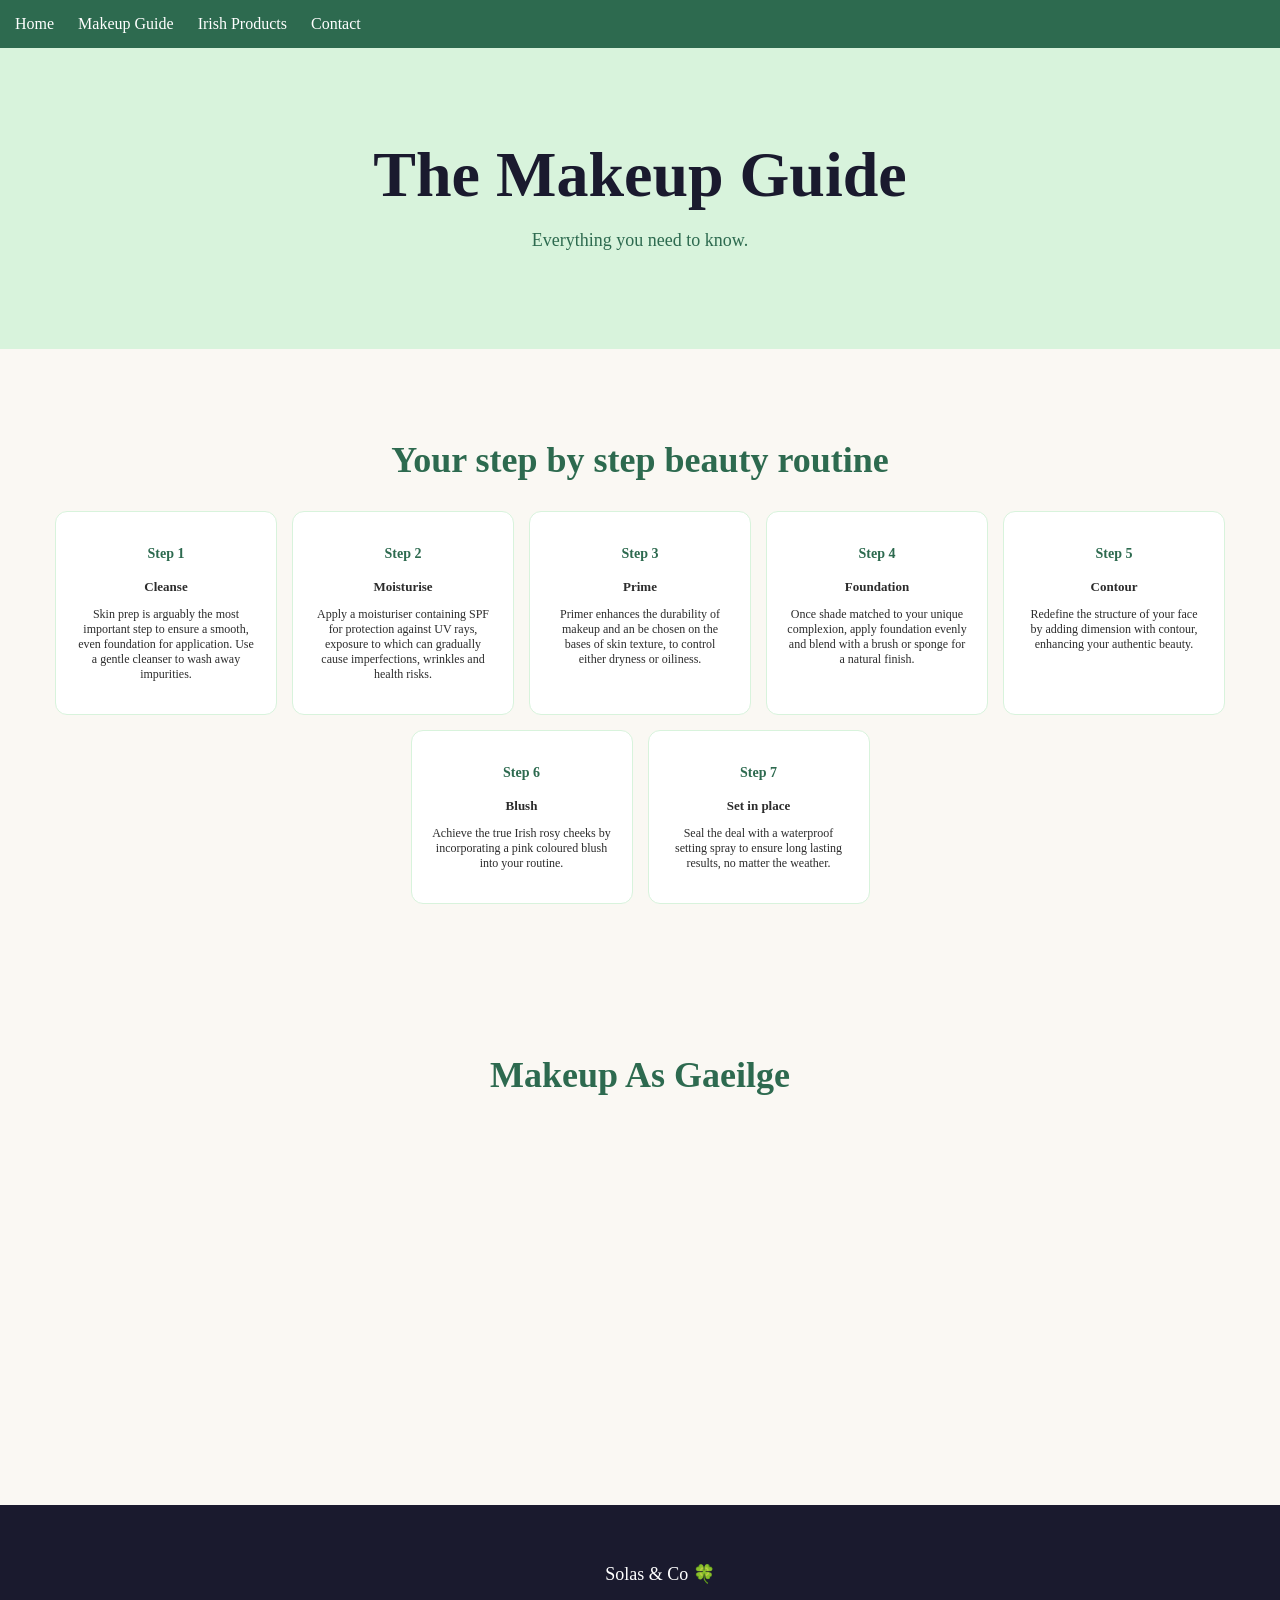
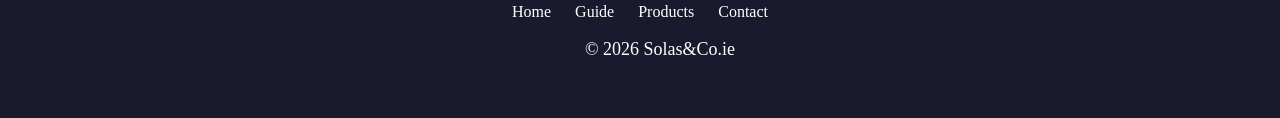
<file: Guide.html>
<!DOCTYPE html>
<html lang="en">
<head>
  <meta charset="UTF-8">
  <meta name="viewport" content="width=device-width, initial-scale=1.0">
  <title>Makeup Guide | Solas & Co</title>
  <meta name="description" content="A step by step makeup tutorial designed for achieving a long lasting makeup look in Irish conditions. Learn how to cleanse, moisturise, prime, apply foundation, contour and blush.">
  <meta name="keywords" content="Makeup guide, makeup tutorial, foundation, Irish beauty routine, makeup routine, get ready with me, Gaeilge, Sculpted by Aimee">
  <meta name="author" content="Solas and Co">
  <meta name="robots" content="index, follow">
  <link rel="stylesheet" href="CSS/style.css">
</head>
<body>

  <nav>
    <a href="index.html">Home</a>
    <a href="guide.html">Makeup Guide</a>
    <a href="products.html">Irish Products</a>
    <a href="contact.html">Contact</a>
  </nav>

  <header>
    <h1>The Makeup Guide</h1>
    <p>Everything you need to know.</p>
  </header>

<section> 
  <h2> Your step by step beauty routine </h2> 

 <div class="small-tips">
 
 <div class="small-box">
  <h3>Step 1</h3>
  <h4>Cleanse</h4>
  <p>Skin prep is arguably the most important step to ensure a smooth, even foundation for application. Use a gentle cleanser to wash away impurities. </p>
 </div>

 <div class="small-box">
  <h3>Step 2</h3>
  <h4>Moisturise</h4>
  <p>Apply a moisturiser containing SPF for protection against UV rays, exposure to which can gradually cause imperfections, wrinkles and health risks.</p>
 </div> 

 <div class="small-box">
  <h3>Step 3</h3>
  <h4>Prime</h4>
  <p>Primer enhances the durability of makeup and an be chosen on the bases of skin texture, to control either dryness or oiliness.</p>
 </div> 

<div class="small-box">
  <h3>Step 4</h3> 
  <h4>Foundation</h4>
  <p>Once shade matched to your unique complexion, apply foundation evenly and blend with a brush or sponge for a natural finish. </p> 
 </div>

 <div class="small-box">
  <h3>Step 5</h3>
  <h4>Contour</h4> 
  <p>Redefine the structure of your face by adding dimension with contour, enhancing your authentic beauty.</p>
 </div> 

 <div class="small-box"> 
  <h3>Step 6</h3>
  <h4>Blush</h4> 
  <p>Achieve the true Irish rosy cheeks by incorporating a pink coloured blush into your routine.</p> 
 </div>

 <div class="small-box"> 
  <h3>Step 7</h3>
  <h4>Set in place</h4>
  <p>Seal the deal with a waterproof setting spray to ensure long lasting results, no matter the weather.</p>
 </div>

 </div>
</section>

<section>
  <h2> Makeup As Gaeilge </h2> 
  <iframe width="560" height="315" src="https://www.youtube.com/embed/HmXtliXL-qw?si=xRNRN3igQb65h0ex" title="YouTube video player" frameborder="0" allow="accelerometer; autoplay; clipboard-write; encrypted-media; gyroscope; picture-in-picture; web-share" referrerpolicy="strict-origin-when-cross-origin" allowfullscreen></iframe>
</section>
 

  <footer>
    <p>Solas & Co 🍀</p>
    <nav>
      <a href="index.html">Home</a>
      <a href="guide.html">Guide</a>
      <a href="products.html">Products</a>
      <a href="contact.html">Contact</a>
    </nav>
    <p>&copy; 2026 Solas&Co.ie</p>
  </footer>

</body>
</html>
</file>
<file: CSS/style.css>
body {
  font-family: Georgia, serif;
  background-color: #faf8f3;
  color: #2c2c2c;
  margin: 0;
  padding: 0;
}

nav {
  background-color: #2d6a4f;
  padding: 15px;
}

nav a {
  color: white;
  margin-right: 20px;
  text-decoration: none;
  font-size: 16px;
}

nav a:hover {
  text-decoration: underline;
}

h1 {
  color: #2d6a4f;
  padding: 40px;
  font-size: 48px;
}

p {
  padding-left: 40px;
  font-size: 18px;
}

header {
  background-color: #d8f3dc;
  padding: 80px 40px;
  text-align: center;
}

header p {
  color: #2d6a4f;
  font-size: 18px;
  padding: 0;
}

header h1 {
  font-size: 64px;
  color: #1a1a2e;
  margin: 10px 0;
  padding: 0;
}

header a {
  background-color: #2d6a4f;
  color: white;
  padding: 15px 30px;
  text-decoration: none;
  border-radius: 30px;
  display: inline-block;
  margin-top: 20px;
  font-size: 16px;
}

section {
  padding: 60px 40px;
  text-align: center;
}

section h2 {
  color: #2d6a4f;
  font-size: 36px;
  margin-bottom: 30px;
}

.tips {
  display: flex;
  gap: 20px;
  justify-content: center;

}

.tip-box {
  background-color: white;
  border: 1px solid #d8f3dc;
  border-radius: 12px;
  padding: 30px;
  width: 250px;
 
}

.tip-box h3 {
  color: #2d6a4f;
  margin-bottom: 10px;
}

#weather-box {
  background-color: white;
  border: 1px solid #d8f3dc;
  border-radius: 12px;
  padding: 30px;
  max-width: 500px;
  margin: 0 auto;
  color: #2d6a4f;
}

#weather-box p {
  font-size: 16px;
  padding: 0;
  margin: 5px 0;
}

#weather-tip {
  margin-top: 15px;
  font-style: italic;
  color: #2c2c2c;
}

#quote-box {
  background-color: white;
  border: 1px solid #d8f3dc;
  border-radius: 12px;
  padding: 30px;
  max-width: 500px;
  margin: 0 auto 20px;
  font-size: 18px;
  font-style: italic;
  color: #2d6a4f;
}

#quote-box p {
  font-size: 16px;
  padding: 0;
}


.accordion {
  max-width: 600px;
  margin: 0 auto;
  text-align: left;
}

.acc-btn {
  width: 100%;
  background-color: #2d6a4f;
  color: white;
  padding: 15px 20px;
  border: none;
  border-radius: 8px;
  font-size: 16px;
  cursor: pointer;
  margin-top: 10px;
  text-align: left;
}

.acc-content {
  display: none;
  background-color: white;
  border: 1px solid #d8f3dc;
  padding: 15px 20px;
  border-radius: 0 0 8px 8px;
  font-size: 10px;
}

.acc-content p {
  font-size: 14px;
  padding-left: 0;
}
footer {
  background-color: #1a1a2e;
  color: white;
  text-align: center;
  padding: 40px;
}

footer nav a {
  color: white;
  margin: 0 10px;
  text-decoration: none;
}

footer nav {
  margin: 15px 0;
  background-color: transparent;
  padding: 0;
}

.video-wrapper {
  max-width: 700px;
  margin: 0 auto;
}

.video-wrapper iframe {
  width: 100%;
  height: 400px;
  border-radius: 12px;
}

.tip-box a {
  display: inline-block;
  margin-top: 10px;
  background-color: #2d6a4f;
  color: white;
  padding: 8px 16px;
  border-radius: 20px;
  text-decoration: none;
  font-size: 14px;
}

.tip-box a:hover {
  background-color: #1a4a32;
}

.form-group {
  margin-bottom: 20px;
  text-align: left;
  max-width: 500px;
  margin-left: auto;
  margin-right: auto;
}

.form-group label {
  display: block;
  font-size: 16px;
  margin-bottom: 5px;
  color: #2d6a4f;
  font-weight: bold;
}

.form-group input,
.form-group select,
.form-group textarea {
  width: 100%;
  padding: 10px;
  border: 1px solid #d8f3dc;
  border-radius: 8px;
  font-size: 16px;
  font-family: Georgia, serif;
}

.form-group input:focus,
.form-group select:focus,
.form-group textarea:focus {
  outline: none;
  border-color: #2d6a4f;
}

.error {
  color: red;
  font-size: 13px;
  padding: 0;
  margin: 4px 0 0;
}

#success-message {
  color: #2d6a4f;
  font-size: 18px;
  font-weight: bold;
  padding: 0;
  margin-top: 20px;
}

form button {
  background-color: #2d6a4f;
  color: white;
  padding: 12px 30px;
  border: none;
  border-radius: 30px;
  font-size: 16px;
  cursor: pointer;
}

form button:hover {
  background-color: #1a4a32;
}

.small-tips {
  display: flex;
  flex-wrap: wrap;
  gap: 15px;
  justify-content: center;
}

.small-box {
  background-color: white;
  border: 1px solid #d8f3dc;
  border-radius: 12px;
  padding: 20px;
  width: 180px;
  text-align: center;
}

.small-box h3 {
  color: #2d6a4f;
  font-size: 14px;
  margin-bottom: 5px;
}

.small-box h4 {
  font-size: 13px;
  margin-bottom: 8px;
}

.small-box p {
  font-size: 12px;
  padding: 0;
}
@media (max-width: 768px) {

  nav {
    text-align: center;
  }

  nav a {
    display: block;
    margin: 8px 0;
  }

  header h1 {
    font-size: 36px;
  }

  header p {
    font-size: 14px;
  }

  .tips {
    flex-direction: column;
    align-items: center;
  }

  .tip-box {
    width: 80%;
  }

  .small-tips {
    flex-direction: column;
    align-items: center;
  }

  .small-box {
    width: 80%;
  }

  .accordion {
    width: 90%;
  }

  #quote-box {
    width: 80%;
  }

  #weather-box {
    width: 80%;
  }

  section {
    padding: 30px 20px;
  }

  footer nav a {
    display: block;
    margin: 5px 0;
  }

}
.tip-box img {
  width: 100%;
  height: 150px;
  object-fit: contain;
  border-radius: 8px;
  margin-bottom: 10px;
}
</file>
